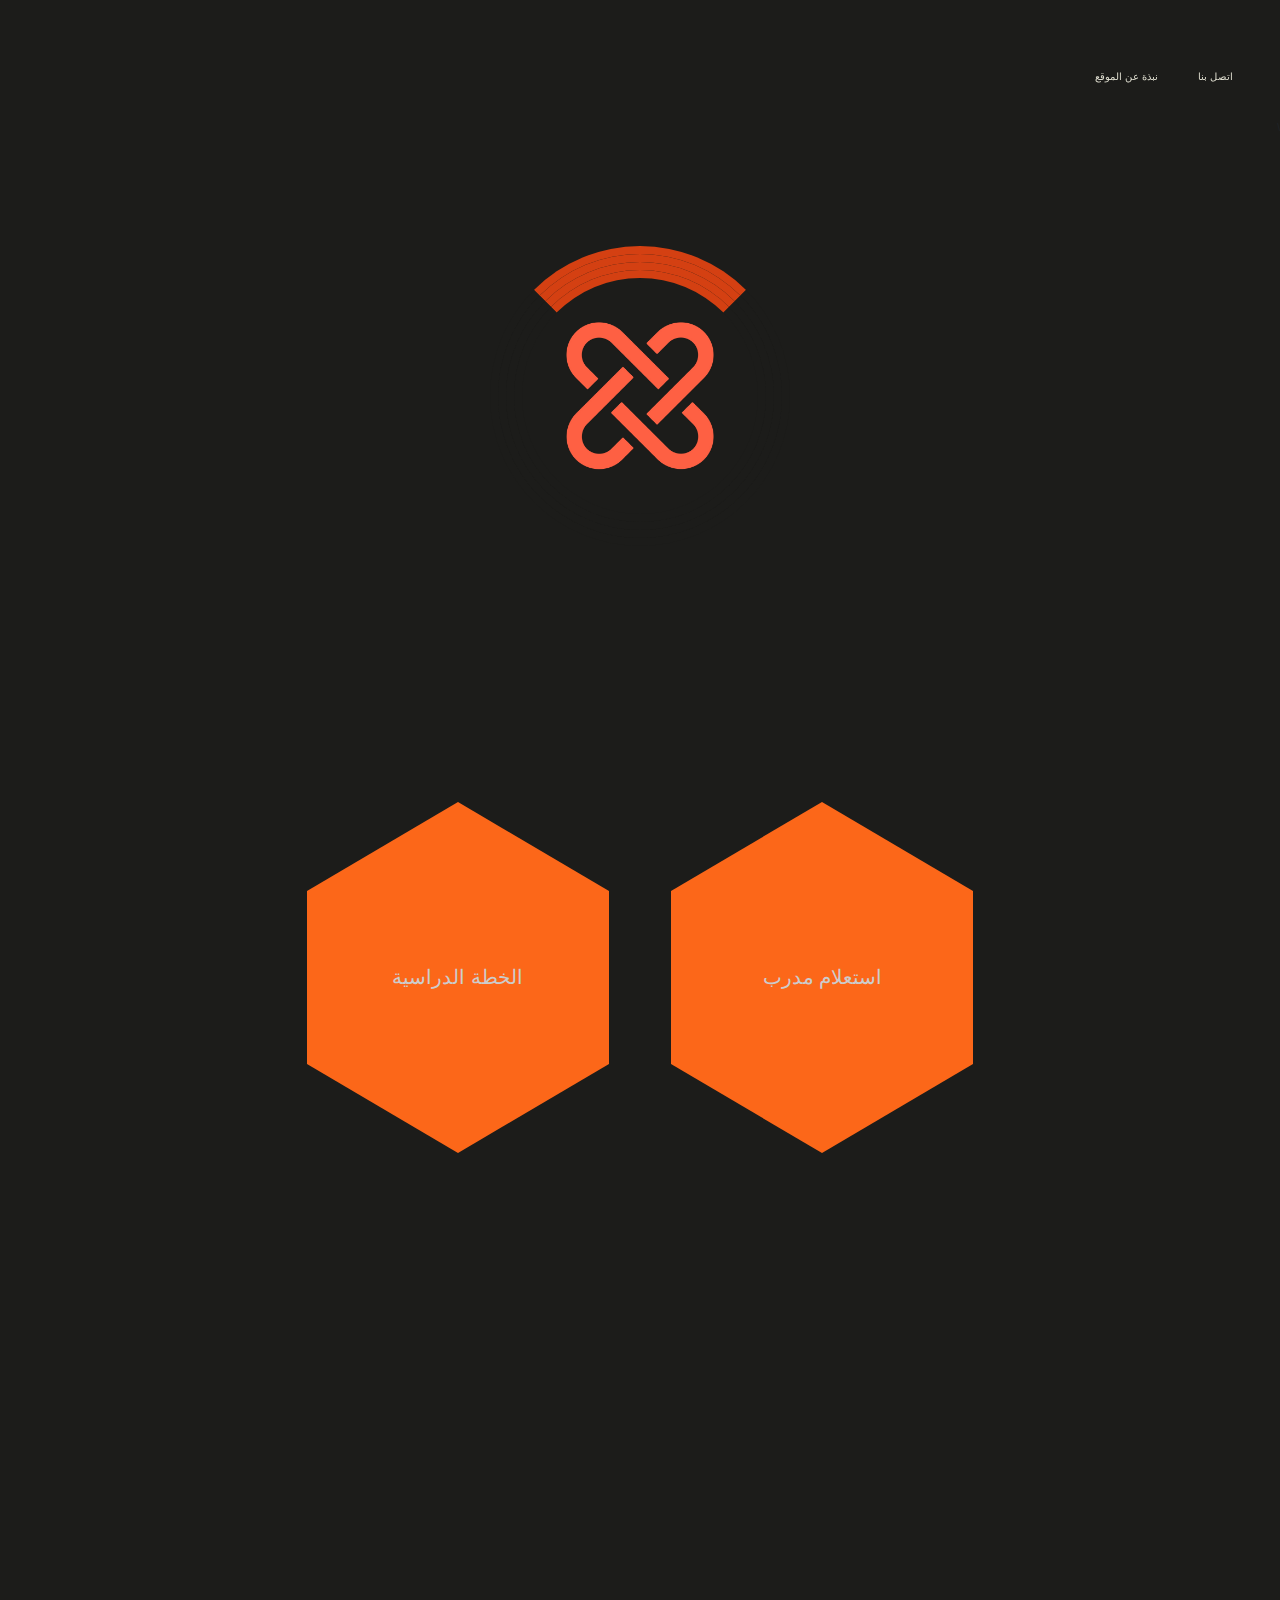
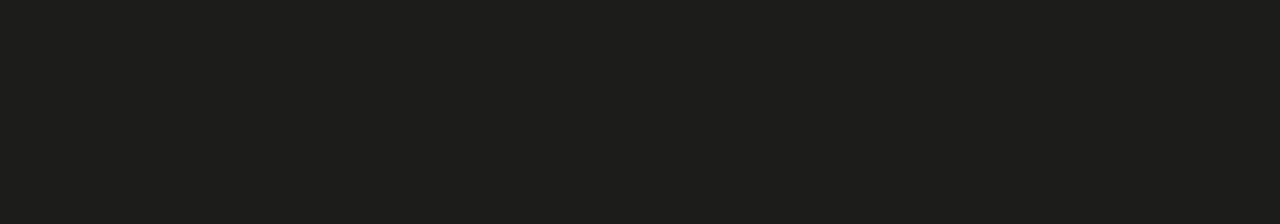
<file: mshrw3.html>
<!DOCTYPE html>
<html lang="ar" dir="rtl">

  <head>
          <link href="//maxcdn.bootstrapcdn.com/bootstrap/4.0.0/css/bootstrap.min.css" rel="stylesheet" id="bootstrap-css">
          <script src="//maxcdn.bootstrapcdn.com/bootstrap/4.0.0/js/bootstrap.min.js"></script>
          <script src="//cdnjs.cloudflare.com/ajax/libs/jquery/3.2.1/jquery.min.js"></script>
          <!------ Include the above in your HEAD tag ---------->
          <link href="//netdna.bootstrapcdn.com/bootstrap/3.0.0/css/bootstrap.min.css" rel="stylesheet" id="bootstrap-css">
          <script src="//netdna.bootstrapcdn.com/bootstrap/3.0.0/js/bootstrap.min.js"></script>
          <script src="//code.jquery.com/jquery-1.11.1.min.js"></script>
          <!------ Include the above in your HEAD tag ---------->
          <link href="//maxcdn.bootstrapcdn.com/bootstrap/4.1.1/css/bootstrap.min.css" rel="stylesheet" id="bootstrap-css">
          <script src="//maxcdn.bootstrapcdn.com/bootstrap/4.1.1/js/bootstrap.min.js"></script>
          <script src="//cdnjs.cloudflare.com/ajax/libs/jquery/3.2.1/jquery.min.js"></script>
          <!--- Include the above in your HEAD tag ---------->\
          <link href="//maxcdn.bootstrapcdn.com/bootstrap/4.1.1/css/bootstrap.min.css" rel="stylesheet" id="bootstrap-css">
          <script src="//maxcdn.bootstrapcdn.com/bootstrap/4.1.1/js/bootstrap.min.js"></script>
          <script src="//cdnjs.cloudflare.com/ajax/libs/jquery/3.2.1/jquery.min.js"></script>
          <link href="//maxcdn.bootstrapcdn.com/bootstrap/4.1.1/css/bootstrap.min.css" rel="stylesheet" id="bootstrap-css">
         <script src="//maxcdn.bootstrapcdn.com/bootstrap/4.1.1/js/bootstrap.min.js"></script>
         <script src="//cdnjs.cloudflare.com/ajax/libs/jquery/3.2.1/jquery.min.js"></script>
         <!------ Include the above in your HEAD tag ---------->
            <link href="//maxcdn.bootstrapcdn.com/bootstrap/4.1.1/css/bootstrap.min.css" rel="stylesheet" id="bootstrap-css">
          <script src="//maxcdn.bootstrapcdn.com/bootstrap/4.1.1/js/bootstrap.min.js"></script>
          <script src="//cdnjs.cloudflare.com/ajax/libs/jquery/3.2.1/jquery.min.js"></script>
          <!------ Include the above in your HEAD tag ---------->
           <link href="//maxcdn.bootstrapcdn.com/bootstrap/4.1.1/css/bootstrap.min.css" rel="stylesheet" id="bootstrap-css">
           <script src="//maxcdn.bootstrapcdn.com/bootstrap/4.1.1/js/bootstrap.min.js"></script>
           <script src="//cdnjs.cloudflare.com/ajax/libs/jquery/3.2.1/jquery.min.js"></script>
           <!------ Include the above in your HEAD tag ---------->
           <link href="//netdna.bootstrapcdn.com/bootstrap/3.0.0/css/bootstrap.min.css" rel="stylesheet" id="bootstrap-css">
           <script src="//netdna.bootstrapcdn.com/bootstrap/3.0.0/js/bootstrap.min.js"></script>
           <script src="//code.jquery.com/jquery-1.11.1.min.js"></script>
           <!--- Include the above in your HEAD tag ---------->
           <link href="//maxcdn.bootstrapcdn.com/bootstrap/4.1.1/css/bootstrap.min.css" rel="stylesheet" id="bootstrap-css">
           <script src="//maxcdn.bootstrapcdn.com/bootstrap/4.1.1/js/bootstrap.min.js"></script>
           <script src="//cdnjs.cloudflare.com/ajax/libs/jquery/3.2.1/jquery.min.js"></script>
           <!------ Include the above in your HEAD tag ---------->
    <meta charset="utf-8">
     <title>  المشروع العملي </title>
     <link rel="stylesheet" href="css/mshrw3.css">
     <script type="javascript" src="css/mshrw3.js"></script>
        <!-- type or langug ---->
  </head>
  <body>
              <img src="imges/l3.jpg" width="150" height="150" alt="this is lion"><br>


              <div id="circle">
                <div class="loader">
                  <div class="loader">
                      <div class="loader">
                         <div class="loader">

                         </div>
                      </div>
                  </div>
                </div>
              </div>

              <div id="home_quicklinks">


                                              <a class="quicklink link1" href="login.php">
                                                  <span class="ql_caption">
                                                      <span class="outer">
                                                          <span class="inner">
                                                              <h2>استعلام مدرب
                                                              </h2>
                                                          </span>
                                                      </span>
                                                  </span>
                                                  <span class="ql_top"></span>
                                                  <span class="ql_bottom"></span>
                                              </a>

                                              <a class="quicklink link1" href="blan.php">
                                                  <span class="ql_caption">
                                                      <span class="outer">
                                                          <span class="inner">
                                                              <h2>الخطة الدراسية </h2>
                                                          </span>
                                                      </span>
                                                  </span>
                                                  <span class="ql_top"></span>
                                                  <span class="ql_bottom"></span>
                                              </a>
              </div>
              <!-- ddddd ---->
          <div class="container1">
          	<div class="text-center mt-5 pt-5">
          		<a class="button1" href="">اتصل بنا</a>
          	</div>
          </div>
          <div class="container2">
          	<div class="text-center mt-5 pt-5">
          		<a class="button2" href=""> نبذة عن الموقع</a>
          	</div>
          </div>
          <div class="container3">
          	<div class="text-center mt-5 pt-5">
          		<a class="button3" href=""></a>
          	</div>
          </div>
  </body>
</html>
</file>
<file: css/mshrw3.css>
/*************************
        button
*************************/

.container1{


     position: absolute;
     left: 92%;
     top: -7%;


   }




.button1 {






     transform: translate(-50%,-50%)







db2d2e
FA6509
    font-size: 14px;
    text-align: center;
    border: 0px solid transparent;
    background: #1C1C1A;
    color: #dddcce;
    display: inline-block;
    text-transform: capitalize;
    vertical-align: middle;
    padding: 8px 20px;
    -ms-transform: perspective(1px) translateZ(0);
    -o-transform: perspective(1px) translateZ(0);
    -moz-transform: perspective(1px) translateZ(0);
    -webkit-transform: perspective(1px) translateZ(0);
    transform: perspective(1px) translateZ(0);
    position: relative;
    -ms-transition-property: color;
    -moz-transition-property: color;
    -o-transition-property: color;
    -webkit-transition-property: color;
    transition-property: color;
    -ms-transition-duration: 0.5s;
    -moz-transition-duration: 0.5s;
    -o-transition-duration: 0.5s;
    -webkit-transition-duration: 0.5s;
    transition-duration: 0.5s;
}
.button1:before {
    content: "";
    position: absolute;
    z-index: -1;
    top: 0;
    left: 0;
    right: 0;
    bottom: 0;
    background: #F9583B;
    -ms-transform: scaleY(0);
    -moz-transform: scaleY(0);
    -o-transform: scaleY(0);
    -webkit-transform: scaleY(0);
    transform: scaleY(0);
    -ms-transform-origin: 50% 100%;
    -moz-transform-origin: 50% 100%;
    -o-transform-origin: 50% 100%;
    -webkit-transform-origin: 50% 100%;
    transform-origin: 50% 100%;
    -ms-transition-property: transform;
    -moz-transition-property: transform;
    -o-transition-property: transform;
    -webkit-transition-property: transform;
    transition-property: transform;
    -moz-transition-duration: 0.5s;
    -ms-transition-duration: 0.5s;
    -o-transition-duration: 0.5s;
    -moz-transition-duration: 0.5s;
    -ms-transition-duration: 0.5s;
    -o-transition-duration: 0.5s;
    -webkit-transition-duration: 0.5s;
    transition-duration: 0.5s;
    -ms-transition-timing-function: ease-out;
    -moz-transition-timing-function: ease-out;
    -o-transition-timing-function: ease-out;
    -webkit-transition-timing-function: ease-out;
    transition-timing-function: ease-out;
}
.button1:hover,
.button1:focus,
.button1:active {
    color: #ffffff;
}

.button1:hover:before,
.button1:focus:before,
.button1:active:before {
    -moz-transform: scaleY(1);
    -o-transform: scaleY(1);
    -ms-transform: scaleY(1);
    -webkit-transform: scaleY(1);
    transform: scaleY(1);
    -moz-transition-timing-function: cubic-bezier(0.52, 1.64, 0.37, 0.50);
    -ms-transition-timing-function: cubic-bezier(0.52, 1.64, 0.37, 0.50);
    -o-transition-timing-function: cubic-bezier(0.52, 1.64, 0.37, 0.50);
    -webkit-transition-timing-function: cubic-bezier(0.52, 1.64, 0.37, 0.50);
    transition-timing-function: cubic-bezier(0.52, 1.64, 0.37, 0.50);
}



.container2{


     position: absolute;
     left: 84%;
     top: -7%;


   }




.button2 {






     transform: translate(-50%,-50%)








    font-size: 14px;
    text-align: center;
    border: 0px solid transparent;
    background: #1c1c1a;
    color: #dddcce;
    display: inline-block;
    text-transform: capitalize;
    vertical-align: middle;
    padding: 8px 20px;
    -ms-transform: perspective(1px) translateZ(0);
    -o-transform: perspective(1px) translateZ(0);
    -moz-transform: perspective(1px) translateZ(0);
    -webkit-transform: perspective(1px) translateZ(0);
    transform: perspective(1px) translateZ(0);
    position: relative;
    -ms-transition-property: color;
    -moz-transition-property: color;
    -o-transition-property: color;
    -webkit-transition-property: color;
    transition-property: color;
    -ms-transition-duration: 0.5s;
    -moz-transition-duration: 0.5s;
    -o-transition-duration: 0.5s;
    -webkit-transition-duration: 0.5s;
    transition-duration: 0.5s;
}
.button2:before {
    content: "";
    position: absolute;
    z-index: -1;
    top: 0;
    left: 0;
    right: 0;
    bottom: 0;
    background: #F9583B;
    -ms-transform: scaleY(0);
    -moz-transform: scaleY(0);
    -o-transform: scaleY(0);
    -webkit-transform: scaleY(0);
    transform: scaleY(0);
    -ms-transform-origin: 50% 100%;
    -moz-transform-origin: 50% 100%;
    -o-transform-origin: 50% 100%;
    -webkit-transform-origin: 50% 100%;
    transform-origin: 50% 100%;
    -ms-transition-property: transform;
    -moz-transition-property: transform;
    -o-transition-property: transform;
    -webkit-transition-property: transform;
    transition-property: transform;
    -moz-transition-duration: 0.5s;
    -ms-transition-duration: 0.5s;
    -o-transition-duration: 0.5s;
    -moz-transition-duration: 0.5s;
    -ms-transition-duration: 0.5s;
    -o-transition-duration: 0.5s;
    -webkit-transition-duration: 0.5s;
    transition-duration: 0.5s;
    -ms-transition-timing-function: ease-out;
    -moz-transition-timing-function: ease-out;
    -o-transition-timing-function: ease-out;
    -webkit-transition-timing-function: ease-out;
    transition-timing-function: ease-out;
}
.button2:hover,
.button2:focus,
.button2:active {
    color: #ffffff;
}

.button2:hover:before,
.button2:focus:before,
.button2:active:before {
    -moz-transform: scaleY(1);
    -o-transform: scaleY(1);
    -ms-transform: scaleY(1);
    -webkit-transform: scaleY(1);
    transform: scaleY(1);
    -moz-transition-timing-function: cubic-bezier(0.52, 1.64, 0.37, 0.50);
    -ms-transition-timing-function: cubic-bezier(0.52, 1.64, 0.37, 0.50);
    -o-transition-timing-function: cubic-bezier(0.52, 1.64, 0.37, 0.50);
    -webkit-transition-timing-function: cubic-bezier(0.52, 1.64, 0.37, 0.50);
    transition-timing-function: cubic-bezier(0.52, 1.64, 0.37, 0.50);
}



.container3{


     position: absolute;
     left: 76%;
     top: -7%;


   }




.button3 {






     transform: translate(-50%,-50%)








    font-size: 14px;
    text-align: center;
    border: 0px solid transparent;
    background: #1C1C1A;
    color: #ddDCCA;
    display: inline-block;
    text-transform: capitalize;
    vertical-align: middle;
    padding: 8px 20px;
    -ms-transform: perspective(1px) translateZ(0);
    -o-transform: perspective(1px) translateZ(0);
    -moz-transform: perspective(1px) translateZ(0);
    -webkit-transform: perspective(1px) translateZ(0);
    transform: perspective(1px) translateZ(0);
    position: relative;
    -ms-transition-property: color;
    -moz-transition-property: color;
    -o-transition-property: color;
    -webkit-transition-property: color;
    transition-property: color;
    -ms-transition-duration: 0.5s;
    -moz-transition-duration: 0.5s;
    -o-transition-duration: 0.5s;
    -webkit-transition-duration: 0.5s;
    transition-duration: 0.5s;
}
.button3:before {
    content: "";
    position: absolute;
    z-index: -1;
    top: 0;
    left: 0;
    right: 0;
    bottom: 0;
    background: #F9583B;
    -ms-transform: scaleY(0);
    -moz-transform: scaleY(0);
    -o-transform: scaleY(0);
    -webkit-transform: scaleY(0);
    transform: scaleY(0);
    -ms-transform-origin: 50% 100%;
    -moz-transform-origin: 50% 100%;
    -o-transform-origin: 50% 100%;
    -webkit-transform-origin: 50% 100%;
    transform-origin: 50% 100%;
    -ms-transition-property: transform;
    -moz-transition-property: transform;
    -o-transition-property: transform;
    -webkit-transition-property: transform;
    transition-property: transform;
    -moz-transition-duration: 0.5s;
    -ms-transition-duration: 0.5s;
    -o-transition-duration: 0.5s;
    -moz-transition-duration: 0.5s;
    -ms-transition-duration: 0.5s;
    -o-transition-duration: 0.5s;
    -webkit-transition-duration: 0.5s;
    transition-duration: 0.5s;
    -ms-transition-timing-function: ease-out;
    -moz-transition-timing-function: ease-out;
    -o-transition-timing-function: ease-out;
    -webkit-transition-timing-function: ease-out;
    transition-timing-function: ease-out;
}
.button3:hover,
.button3:focus,
.button3:active {
    color: #ffffff;
}

.button3:hover:before,
.button3:focus:before,
.button3:active:before {
    -moz-transform: scaleY(1);
    -o-transform: scaleY(1);
    -ms-transform: scaleY(1);
    -webkit-transform: scaleY(1);
    transform: scaleY(1);
    -moz-transition-timing-function: cubic-bezier(0.52, 1.64, 0.37, 0.50);
    -ms-transition-timing-function: cubic-bezier(0.52, 1.64, 0.37, 0.50);
    -o-transition-timing-function: cubic-bezier(0.52, 1.64, 0.37, 0.50);
    -webkit-transition-timing-function: cubic-bezier(0.52, 1.64, 0.37, 0.50);
    transition-timing-function: cubic-bezier(0.52, 1.64, 0.37, 0.50);
}































-----------------




html, body{

           }
           body{
               position: relative;
               background: url(https://dl.dropboxusercontent.com/u/147644213/Image/bg.jpg) no-repeat;
               background-size: cover;
           }
           body:before{
               position: absolute;
               content: '';
               height: 100%;
               width: 100%;
               display: block;
               z-index: ;
           }

           .contact-form-page{
               height: 50px;
               width: 50px;
               display: block;
               border-radius: 50%;
               position: absolute;
               bottom: 42px;
               right: 42px;
               overflow: hidden;
               -webkit-transition: all 0.5s;
               -moz-transition: all 0.5s;
               -o-transition: all 0.5s;
               transition: all 0.5s;
               background: #7EC6E7;

           }

           .show-profile{
               background: #3aa8db;
               height: 100%;
               display: block;
               width: 336px;
               bottom: 0;
               right: 0;
               position: absolute;
               overflow-y: scroll;
               border-radius: 0;
               padding-bottom: 30px;


           }

           .form-profile-img{
               float: left;
           }
           .form-profile-img img{
               border-radius: 50%;
               margin: 20px 0 0 14px;
           }
           .contact-form-page h1{
               font-size: 18px;
               color: #fff;
               margin: 20px 26px;
               padding: 0px;
               line-height: 29px;
               padding-right: 30px;
           }
           .top-btn{
               position: absolute;
               top: 15px;
               right: 15px;
               background: #98D1EC;
               color: #fff;
               padding: 15px 0;
               text-align: center;
               width: 60px;
               height: 60px;
               border-radius: 50%;
               -webkit-transform: rotate(0deg);
               -moz-transform: rotate(0deg);
               -o-transform: rotate(0deg);
               transform: rotate(0deg);
               -webkit-transition: all 1s;
               -moz-transition: all 1s;
               -o-transition: all 1s;
               transition: all 1s;
               opacity: 0;
           }
           .top-btn:hover{
                -webkit-transform: rotate(360deg);
                -moz-transform: rotate(360deg);
                -o-transform: rotate(360deg);
                transform: rotate(360deg);
                background: #7EC6E7;
                color: #fff
           }

           .header-btn, .footer-btn a{
               font-size: 20px;
               color: #fff;
               background: #3aa8db;
               float: right;
           }
           .form-head{
               display: block;
           }
           .cancel-btn-img{
               position: relative;
           }
           .footer-btn{
               position: relative;
           }

           .buttom-btn{
               position: absolute;
               bottom: 30px;
               right: 30px;
               background: #3aa8db;
               color: #fff;
               padding: 21px;
               text-align: center;
               width: 75px;
               height: 75px;
               border-radius: 50%;
               -webkit-transform: rotate(0deg);
               -moz-transform: rotate(0deg);
               -o-transform: rotate(0deg);
               transform: rotate(0deg);
               -webkit-transition: all 0.5s;
               -moz-transition: all 0.5s;
               -o-transition: all 0.5s;
               transition: all 0.5s;
               opacity: 1;
           }
           .buttom-btn i{
               font-size: 30px;
           }

           .buttom-btn:hover{
               -webkit-transform: rotate(360deg);
               -moz-transform: rotate(360deg);
               -o-transform: rotate(360deg);
               transform: rotate(360deg);
               background:#71C0E5;
               color: #fff
           }
           input.form-control {
               height: 40px;
               border-radius: 0;
               outline: none;
           }
           textarea.form-control {
               height: 150px;
               border-radius: 0;
           }
           .contact-form-page form{
               padding: 0 26px;
           }

           .contact-form-page .submit-buttom{
               padding: 10px 40px;
               text-align: center;
               display: block;
               border-radius: 0;
               background: #007BB5;
               border: none;
               border-bottom: 5px solid #005B85;
               text-shadow: none;
               box-shadow: none;
               font-size: 16px;
               color: #ffffff;
               text-transform: uppercase;
               font-family: 'Roboto Condensed', sans-serif;
           }
           .form-group label{
               font-size: 14px;
               color: #fff;
           }

           /*
               BUTTON OPACITY STYLE
           */
           .top-btn-show{
               opacity: 1 !important;
               -webkit-transition: all 0.5s;
               -moz-transition: all 0.5s;
               -o-transition: all 0.5s;
               transition: all 0.5s;
           }
           .buttom-btn-hide{
               opacity: 0 !important;
               -webkit-transition: all 0.5s;
               -moz-transition: all 0.5s;
               -o-transition: all 0.5s;
               transition: all 0.5s;
           }

.github-source{
 display:inline-block;
 color:#000;
 margin:20px;
 position: relative;
 z-index:999999;
}
.github-source i{
 font-size:50px;
 color:#fff
}
















.subscribe-area {
background-image: linear-gradient(to top, #d44012 0%, #F9583B 66%);






}

.pb-50 {
    padding-bottom: 222px;
}
.pt-70 {
    padding-top: 66px;
}

.mb-15 {
    margin-bottom: 15px;
}

.subscribe-text span {
    font-size: 12px;
    font-weight: 700;
    color: #fff;
    letter-spacing: 5px;
}
.subscribe-text h2 {
    color: #fff;
    font-size: 36px;
    font-weight: 300;
    margin-bottom: 0;
    margin-top: 6px;
}
.subscribe-wrapper {
    overflow: hidden;
}
.mb-15 {
    margin-bottom: 15px;
}
.subscribe-form {
}
.subscribe2-wrapper .subscribe-form input {
    background: none;
    border: 1px solid #fff;
    border-radius: 30px;
    color: #fff;
    display: inline-block;
    font-size: 15px;
    font-weight: 300;
    height: 57px;
    margin-right: 17px;
    padding-left: 35px;
    width: 70%;
    cursor: pointer;
}

.subscribe2-wrapper .subscribe-form button {
    background: #ffff;
    border: none;
    border-radius: 30px;
    color: #4b5d73;
    display: inline-block;
    font-size: 18px;
    font-weight: 400;
    line-height: 1;
    padding: 18px 46px;
    transition: all 0.3s ease 0s;
}
.subscribe2-wrapper .subscribe-form button i {
    font-size: 18px;
    padding-left: 5px;
}


/*******************************************************************************
 *              bootstrap-rtl (version 4.0.0 beta2)
 *      Author: Morteza Ghalambor
 *  Created on: september 7,2016
 *     Project: bootstrap-rtl
 *   Copyright: GPL
 *******************************************************************************/

body {
    direction: rtl;
    text-align:right
}

dd {
    margin-right: 0;
}

figure {
    margin: 0 0 1rem;
}

caption {
    text-align: right;
}

th {
    text-align: right;
}

.list-unstyled {
    padding-right: 0;
}

.list-inline {
    padding-right: 0;
}

.list-inline-item:not(:last-child) {
    margin-right: 0;
    margin-left: 5px;
}

.blockquote {
    border-left: none;
    border-right: 0.25rem solid #eceeef;
}

.blockquote-reverse {
    padding-left: 1rem;
    padding-right: 0;
    text-align: left;
    border-left: 0.25rem solid #eceeef;
    border-right: 0;
}

dl.row > dd + dt {
    clear: right;
}


.pull-0 {
    left: auto;
}

.pull-1 {
    left: 8.33333%;
}

.pull-2 {
    left: 16.66667%;
}

.pull-3 {
    left: 25%;
}

.pull-4 {
    left: 33.33333%;
}

.pull-5 {
    left: 41.66667%;
}

.pull-6 {
    left: 50%;
}

.pull-7 {
    left: 58.33333%;
}

.pull-8 {
    left: 66.66667%;
}

.pull-9 {
    left: 75%;
}

.pull-10 {
    left: 83.33333%;
}

.pull-11 {
    left: 91.66667%;
}

.pull-12 {
    left: 100%;
}

.push-0 {
    right: auto;
}

.push-1 {
    right: 8.33333%;
}

.push-2 {
    right: 16.66667%;
}

.push-3 {
    right: 25%;
}

.push-4 {
    right: 33.33333%;
}

.push-5 {
    right: 41.66667%;
}

.push-6 {
    right: 50%;
}

.push-7 {
    right: 58.33333%;
}

.push-8 {
    right: 66.66667%;
}

.push-9 {
    right: 75%;
}

.push-10 {
    right: 83.33333%;
}

.push-11 {
    right: 91.66667%;
}

.push-12 {
    right: 100%;
}

.offset-1 {
    margin-right: 8.33333%;
}

.offset-2 {
    margin-right: 16.66667%;
}

.offset-3 {
    margin-right: 25%;
}

.offset-4 {
    margin-right: 33.33333%;
}

.offset-5 {
    margin-right: 41.66667%;
}

.offset-6 {
    margin-right: 50%;
}

.offset-7 {
    margin-right: 58.33333%;
}

.offset-8 {
    margin-right: 66.66667%;
}

.offset-9 {
    margin-right: 75%;
}

.offset-10 {
    margin-right: 83.33333%;
}

.offset-11 {
    margin-right: 91.66667%;
}

@media (min-width: 544px) {

    .pull-sm-0 {
        left: auto;
    }

    .pull-sm-1 {
        left: 8.33333%;
    }

    .pull-sm-2 {
        left: 16.66667%;
    }

    .pull-sm-3 {
        left: 25%;
    }

    .pull-sm-4 {
        left: 33.33333%;
    }

    .pull-sm-5 {
        left: 41.66667%;
    }

    .pull-sm-6 {
        left: 50%;
    }

    .pull-sm-7 {
        left: 58.33333%;
    }

    .pull-sm-8 {
        left: 66.66667%;
    }

    .pull-sm-9 {
        left: 75%;
    }

    .pull-sm-10 {
        left: 83.33333%;
    }

    .pull-sm-11 {
        left: 91.66667%;
    }

    .pull-sm-12 {
        left: 100%;
    }

    .push-sm-0 {
        right: auto;
    }

    .push-sm-1 {
        right: 8.33333%;
    }

    .push-sm-2 {
        right: 16.66667%;
    }

    .push-sm-3 {
        right: 25%;
    }

    .push-sm-4 {
        right: 33.33333%;
    }

    .push-sm-5 {
        right: 41.66667%;
    }

    .push-sm-6 {
        right: 50%;
    }

    .push-sm-7 {
        right: 58.33333%;
    }

    .push-sm-8 {
        right: 66.66667%;
    }

    .push-sm-9 {
        right: 75%;
    }

    .push-sm-10 {
        right: 83.33333%;
    }

    .push-sm-11 {
        right: 91.66667%;
    }

    .push-sm-12 {
        right: 100%;
    }

    .offset-sm-0 {
        margin-right: 0%;
    }

    .offset-sm-1 {
        margin-right: 8.33333%;
    }

    .offset-sm-2 {
        margin-right: 16.66667%;
    }

    .offset-sm-3 {
        margin-right: 25%;
    }

    .offset-sm-4 {
        margin-right: 33.33333%;
    }

    .offset-sm-5 {
        margin-right: 41.66667%;
    }

    .offset-sm-6 {
        margin-right: 50%;
    }

    .offset-sm-7 {
        margin-right: 58.33333%;
    }

    .offset-sm-8 {
        margin-right: 66.66667%;
    }

    .offset-sm-9 {
        margin-right: 75%;
    }

    .offset-sm-10 {
        margin-right: 83.33333%;
    }

    .offset-sm-11 {
        margin-right: 91.66667%;
    }
}

@media (min-width: 768px) {

    .pull-md-0 {
        left: auto;
    }

    .pull-md-1 {
        left: 8.33333%;
    }

    .pull-md-2 {
        left: 16.66667%;
    }

    .pull-md-3 {
        left: 25%;
    }

    .pull-md-4 {
        left: 33.33333%;
    }

    .pull-md-5 {
        left: 41.66667%;
    }

    .pull-md-6 {
        left: 50%;
    }

    .pull-md-7 {
        left: 58.33333%;
    }

    .pull-md-8 {
        left: 66.66667%;
    }

    .pull-md-9 {
        left: 75%;
    }

    .pull-md-10 {
        left: 83.33333%;
    }

    .pull-md-11 {
        left: 91.66667%;
    }

    .pull-md-12 {
        left: 100%;
    }

    .push-md-0 {
        right: auto;
    }

    .push-md-1 {
        right: 8.33333%;
    }

    .push-md-2 {
        right: 16.66667%;
    }

    .push-md-3 {
        right: 25%;
    }

    .push-md-4 {
        right: 33.33333%;
    }

    .push-md-5 {
        right: 41.66667%;
    }

    .push-md-6 {
        right: 50%;
    }

    .push-md-7 {
        right: 58.33333%;
    }

    .push-md-8 {
        right: 66.66667%;
    }

    .push-md-9 {
        right: 75%;
    }

    .push-md-10 {
        right: 83.33333%;
    }

    .push-md-11 {
        right: 91.66667%;
    }

    .push-md-12 {
        right: 100%;
    }

    .offset-md-0 {
        margin-right: 0%;
    }

    .offset-md-1 {
        margin-right: 8.33333%;
    }

    .offset-md-2 {
        margin-right: 16.66667%;
    }

    .offset-md-3 {
        margin-right: 25%;
    }

    .offset-md-4 {
        margin-right: 33.33333%;
    }

    .offset-md-5 {
        margin-right: 41.66667%;
    }

    .offset-md-6 {
        margin-right: 50%;
    }

    .offset-md-7 {
        margin-right: 58.33333%;
    }

    .offset-md-8 {
        margin-right: 66.66667%;
    }

    .offset-md-9 {
        margin-right: 75%;
    }

    .offset-md-10 {
        margin-right: 83.33333%;
    }

    .offset-md-11 {
        margin-right: 91.66667%;
    }
}

@media (min-width: 992px) {

    .pull-lg-0 {
        left: auto;
    }

    .pull-lg-1 {
        left: 8.33333%;
    }

    .pull-lg-2 {
        left: 16.66667%;
    }

    .pull-lg-3 {
        left: 25%;
    }

    .pull-lg-4 {
        left: 33.33333%;
    }

    .pull-lg-5 {
        left: 41.66667%;
    }

    .pull-lg-6 {
        left: 50%;
    }

    .pull-lg-7 {
        left: 58.33333%;
    }

    .pull-lg-8 {
        left: 66.66667%;
    }

    .pull-lg-9 {
        left: 75%;
    }

    .pull-lg-10 {
        left: 83.33333%;
    }

    .pull-lg-11 {
        left: 91.66667%;
    }

    .pull-lg-12 {
        left: 100%;
    }

    .push-lg-0 {
        right: auto;
    }

    .push-lg-1 {
        right: 8.33333%;
    }

    .push-lg-2 {
        right: 16.66667%;
    }

    .push-lg-3 {
        right: 25%;
    }

    .push-lg-4 {
        right: 33.33333%;
    }

    .push-lg-5 {
        right: 41.66667%;
    }

    .push-lg-6 {
        right: 50%;
    }

    .push-lg-7 {
        right: 58.33333%;
    }

    .push-lg-8 {
        right: 66.66667%;
    }

    .push-lg-9 {
        right: 75%;
    }

    .push-lg-10 {
        right: 83.33333%;
    }

    .push-lg-11 {
        right: 91.66667%;
    }

    .push-lg-12 {
        right: 100%;
    }

    .offset-lg-0 {
        margin-right: 0%;
    }

    .offset-lg-1 {
        margin-right: 8.33333%;
    }

    .offset-lg-2 {
        margin-right: 16.66667%;
    }

    .offset-lg-3 {
        margin-right: 25%;
    }

    .offset-lg-4 {
        margin-right: 33.33333%;
    }

    .offset-lg-5 {
        margin-right: 41.66667%;
    }

    .offset-lg-6 {
        margin-right: 50%;
    }

    .offset-lg-7 {
        margin-right: 58.33333%;
    }

    .offset-lg-8 {
        margin-right: 66.66667%;
    }

    .offset-lg-9 {
        margin-right: 75%;
    }

    .offset-lg-10 {
        margin-right: 83.33333%;
    }

    .offset-lg-11 {
        margin-right: 91.66667%;
    }
}

@media (min-width: 1200px) {

    .pull-xl-0 {
        left: auto;
    }

    .pull-xl-1 {
        left: 8.33333%;
    }

    .pull-xl-2 {
        left: 16.66667%;
    }

    .pull-xl-3 {
        left: 25%;
    }

    .pull-xl-4 {
        left: 33.33333%;
    }

    .pull-xl-5 {
        left: 41.66667%;
    }

    .pull-xl-6 {
        left: 50%;
    }

    .pull-xl-7 {
        left: 58.33333%;
    }

    .pull-xl-8 {
        left: 66.66667%;
    }

    .pull-xl-9 {
        left: 75%;
    }

    .pull-xl-10 {
        left: 83.33333%;
    }

    .pull-xl-11 {
        left: 91.66667%;
    }

    .pull-xl-12 {
        left: 100%;
    }

    .push-xl-0 {
        right: auto;
    }

    .push-xl-1 {
        right: 8.33333%;
    }

    .push-xl-2 {
        right: 16.66667%;
    }

    .push-xl-3 {
        right: 25%;
    }

    .push-xl-4 {
        right: 33.33333%;
    }

    .push-xl-5 {
        right: 41.66667%;
    }

    .push-xl-6 {
        right: 50%;
    }

    .push-xl-7 {
        right: 58.33333%;
    }

    .push-xl-8 {
        right: 66.66667%;
    }

    .push-xl-9 {
        right: 75%;
    }

    .push-xl-10 {
        right: 83.33333%;
    }

    .push-xl-11 {
        right: 91.66667%;
    }

    .push-xl-12 {
        right: 100%;
    }

    .offset-xl-0 {
        margin-right: 0%;
    }

    .offset-xl-1 {
        margin-right: 8.33333%;
    }

    .offset-xl-2 {
        margin-right: 16.66667%;
    }

    .offset-xl-3 {
        margin-right: 25%;
    }

    .offset-xl-4 {
        margin-right: 33.33333%;
    }

    .offset-xl-5 {
        margin-right: 41.66667%;
    }

    .offset-xl-6 {
        margin-right: 50%;
    }

    .offset-xl-7 {
        margin-right: 58.33333%;
    }

    .offset-xl-8 {
        margin-right: 66.66667%;
    }

    .offset-xl-9 {
        margin-right: 75%;
    }

    .offset-xl-10 {
        margin-right: 83.33333%;
    }

    .offset-xl-11 {
        margin-right: 91.66667%;
    }
}

.form-check-label {
    padding-right: 1.25rem;
}

.form-check-input {
    margin-right: -1.25rem;
}

.form-check-inline {
    padding-right: 1.25rem;
}

    .form-check-inline + .form-check-inline {
        margin-right: .75rem;
    }

.form-control-feedback {
    margin-top: 0.25rem;
}

.form-control-success,
.form-control-warning,
.form-control-danger {
    padding-left: 2.25rem;
    background-position: center right 0.625rem;
}

.form-inline .form-check-label {
    padding-right: 0;
}

.dropdown-toggle::after {
    margin-right: 0.3em;
}

.dropdown-menu {
    right: 0;
    float: right;
    margin: 2px 0 0;
    text-align: right;
}

.dropdown-divider {
    margin: 0.5rem 0;
}



.btn-group .btn + .btn,
.btn-group .btn + .btn-group,
.btn-group .btn-group + .btn,
.btn-group .btn-group + .btn-group {
    margin-right: -1px;
}

.btn-toolbar {
    margin-right: -0.5rem;
}



    .btn-toolbar > .btn,
    .btn-toolbar > .btn-group,
    .btn-toolbar > .input-group {
        margin-right: 0.5rem;
    }

.btn-group > .btn:first-child {
    margin-right: 0;
}

.btn-group > .btn-group {
    float: right;
}

.btn + .dropdown-toggle-split::after {
    margin-right: 0;
}


.btn-group-vertical > .btn + .btn,
.btn-group-vertical > .btn + .btn-group,
.btn-group-vertical > .btn-group + .btn,
.btn-group-vertical > .btn-group + .btn-group {
    margin-right: 0;
}

.input-group .form-control {
    float: left;
}

.input-group-addon:not(:last-child) {
    border-right: 1px solid rgba(0,0,0,.15);
    border-left: 0;
}

.form-control + .input-group-addon:not(:first-child) {
    border-left-width: medium;
    border-right: 0;
}



.input-group-btn > .btn + .btn {
    margin-right: -1px;
}

.input-group-btn:not(:last-child) > .btn,
.input-group-btn:not(:last-child) > .btn-group {
    margin-left: -1px;
}

.input-group-btn:not(:first-child) > .btn,
.input-group-btn:not(:first-child) > .btn-group {
    margin-right: -1px;
}

.custom-control {
    padding-right: 1.5rem;
}

    .custom-control + .custom-control {
        margin-right: 1rem;
    }

.custom-control-indicator {
    right: 0;
}

.custom-controls-stacked .custom-control + .custom-control {
    margin-right: 0;
}

.custom-select {
    padding-left: 0.75rem \9;
}

.nav {
    padding-right: 0;
}



    .nav-tabs .nav-item + .nav-item {
        margin-right: 0.2rem;
    }



    .nav-pills .nav-item + .nav-item {
        margin-right: 0.2rem;
    }

.nav-stacked .nav-item + .nav-item {
    margin-right: 0;
}







.navbar-nav .nav-link + .nav-link {
    margin-right: 1rem;
}

.navbar-nav .nav-item + .nav-item {
    margin-right: 1rem;
}

@media (max-width: 543px) {
    .navbar-toggleable .navbar-nav .nav-item {
        margin-right: 0;
    }
}

@media (max-width: 767px) {
    .navbar-toggleable-sm .navbar-nav .nav-item {
        margin-right: 0;
    }
}

@media (max-width: 991px) {
    .navbar-toggleable-md .navbar-nav .nav-item {
        margin-right: 0;
    }
}

.card-link + .card-link {
    margin-right: 1.25rem;
}

.card-blockquote {
    border-right: 0;
}

.breadcrumb-item {
    float: right;
}

.pagination {
    padding-right: 0;
}

.page-item:first-child .page-link {
    margin-right: 0;
}

.page-link {

    margin-right: -1px;
}

.alert-dismissible {
    padding-left: 2rem;
}

    .alert-dismissible .close {
        left: -1rem;
    }

.media-list {
    padding-right: 0;
}

.list-group {
    padding-right: 0;
}

.embed-responsive .embed-responsive-item,
.embed-responsive iframe,
.embed-responsive embed,
.embed-responsive object,
.embed-responsive video {
    right: 0;
}

.close {
    float: left;
}

.tooltip {
    text-align: right;
}

    .tooltip.tooltip-top .tooltip-arrow,
    .tooltip.bs-tether-element-attached-bottom .tooltip-arrow {
        right: 50%;
        margin-right: -5px;
    }

    .tooltip.tooltip-bottom .tooltip-arrow,
    .tooltip.bs-tether-element-attached-top .tooltip-arrow {
        right: 50%;
        margin-right: -5px;
    }

.popover {
    right: 0;
    text-align: right;
}

    .popover.popover-top .popover-arrow,
    .popover.bs-tether-element-attached-bottom .popover-arrow {
        right: 50%;
        margin-right: -11px;
    }

        .popover.popover-top .popover-arrow::after,
        .popover.bs-tether-element-attached-bottom .popover-arrow::after {
            margin-right: -10px;
        }

    .popover.popover-bottom .popover-arrow,
    .popover.bs-tether-element-attached-top .popover-arrow {
        right: 50%;
        margin-right: -11px;
    }

        .popover.popover-bottom .popover-arrow::after,
        .popover.bs-tether-element-attached-top .popover-arrow::after {
            margin-right: -10px;
        }

@media all and (transform-3d), (-webkit-transform-3d) {
    .carousel-inner > .carousel-item.next,
    .carousel-inner > .carousel-item.active.right {
        right: 0;
    }

    .carousel-inner > .carousel-item.prev,
    .carousel-inner > .carousel-item.active.left {
        right: 0;
    }

        .carousel-inner > .carousel-item.next.left,
        .carousel-inner > .carousel-item.prev.right,
        .carousel-inner > .carousel-item.active {
            right: 0;
        }
}

.carousel-inner > .active {
    right: 0;
}

.carousel-inner > .next {
    right: 100%;
}

.carousel-inner > .prev {
    right: -100%;
}

    .carousel-inner > .next.left,
    .carousel-inner > .prev.right {
        right: 0;
    }

.carousel-inner > .active.left {
    right: -100%;
}

.carousel-inner > .active.right {
    right: 100%;
}

/*.carousel-control {
  right: 0;
}

.carousel-control.right {
  left: 0;
  right: auto;
}*/

.carousel-control .icon-prev {
    right: 50%;
    margin-right: -10px;
}

.carousel-control .icon-next {
    left: 50%;
    margin-left: -10px;
}

.carousel-indicators {
    right: 50%;
    padding-right: 0;
    margin-right: -30%;
}

.carousel-caption {
    left: 15%;
    right: 15%;
    z-index: 10;
}

@media (min-width: 544px) {
    .carousel-control .icon-prev {
        margin-right: -15px;
    }

    .carousel-control .icon-next {
        margin-left: -15px;
    }

    .carousel-caption {
        left: 20%;
        right: 20%;
    }
}



/*!
 * Start Bootstrap - Simple Sidebar (https://startbootstrap.com/template-overviews/simple-sidebar)
 * Copyright 2013-2017 Start Bootstrap
 * Licensed under MIT (https://github.com/BlackrockDigital/startbootstrap-simple-sidebar/blob/master/LICENSE)
 */

body {
  overflow-x: hidden;
}

#wrapper {
  padding-left: 0;
  -webkit-transition: all 0.5s ease;
  -moz-transition: all 0.5s ease;
  -o-transition: all 0.5s ease;
  transition: all 0.5s ease;
}

#wrapper.toggled {
  padding-right: 250px;
}

#sidebar-wrapper {
  z-index: 1000;
  position: fixed;
  right: 250px;
  width: 0;
  height: 100%;
  margin-right: -250px;
  overflow-y: auto;
  background: #000;
  -webkit-transition: all 0.5s ease;
  -moz-transition: all 0.5s ease;
  -o-transition: all 0.5s ease;
  transition: all 0.5s ease;
}

#wrapper.toggled #sidebar-wrapper {
  width: 250px;
}

#page-content-wrapper {
  width: 100%;
  position: absolute;
  padding: 15px;
}

#wrapper.toggled #page-content-wrapper {
  position: absolute;
  margin-right: 0px;
}


/* Sidebar Styles */

.sidebar-nav {
  position: absolute;
  top: 0;
  width: 250px;
  margin: 0;
  padding: 0;
  list-style: none;
}

.sidebar-nav li {
  text-indent: 20px;
  line-height: 40px;
}

.sidebar-nav li a {
  display: block;
  text-decoration: none;
  color: #999999;
}

.sidebar-nav li a:hover {
  text-decoration: none;
  color: #fff;
  background: rgba(255, 255, 255, 0.2);
}

.sidebar-nav li a:active, .sidebar-nav li a:focus {
  text-decoration: none;
}

.sidebar-nav>.sidebar-brand {
  height: 65px;
  font-size: 18px;
  line-height: 60px;
}

.sidebar-nav>.sidebar-brand a {
  color: #999999;
}

.sidebar-nav>.sidebar-brand a:hover {
  color: #fff;
  background: none;
}

@media(min-width:768px) {
  #wrapper {
    padding-left: 0;
  }
  #wrapper.toggled {
    padding-right: 250px;
  }
  #sidebar-wrapper {
    width: 0;
  }
  #wrapper.toggled #sidebar-wrapper {
    width: 250px;
  }
  #page-content-wrapper {
    padding: 20px;
    position: relative;
  }
  #wrapper.toggled #page-content-wrapper {
    position: relative;
    margin-right: 0;
  }
}











#home_quicklinks {
    padding: 666px 0;
    text-align: center;
}
a.quicklink.link1 {
    background: #fc6719;
}
a.quicklink {
    display: inline-block;
    width: 302px;
    height: 173px;
    position: relative;
    margin: 90px 30px;
}
a.quicklink .ql_caption {
    display: block;
    height: 100%;
    width: 100%;
    position: relative;
}
.outer {
    display: table;
    position: relative;
    vertical-align: middle;
    text-align: center;
    height: 100%;
    width: 100%;
    border-spacing: 0px;
    padding: 0px;
}
.inner {
    display: table-cell;
    position: relative;
    vertical-align: middle;
    text-align: center;
    height: 100%;
    width: 100%;
    border-spacing: 0px;
    padding: 0px;
}
a.quicklink .ql_caption h2 {
    margin: 0px;
    padding: 0px;
    text-transform: uppercase;
    line-height: 1.46em;
    color: #ccc;
}
a.quicklink.link1 .ql_top {
    border-bottom-color: #fc6719;
}
a.quicklink.link1 .ql_bottom {
    border-top-color: #fc6719;
}


.ql_top {
    bottom: 173px;
    border-bottom: 89px solid #ccc;
}
.ql_bottom {
    top: 173px;
    border-top: 89px solid #ccc;
}
.ql_top, .ql_bottom {
    position: absolute;
    left: 0px;
    width: 0px;
    border-left: 151px solid transparent;
    border-right: 151px solid transparent;
}

a.quicklink.link2 {
   border-bottom-color: #fc6719;
}
a.quicklink.link2 .ql_top {
    border-bottom-color: #fc6719;
}
a.quicklink.link2 .ql_bottom {
    border-top-color: #fc6719;
}


a.quicklink.link3 .ql_top {
    border-bottom-color: #fc6719;
}
a.quicklink.link3 .ql_bottom {
    border-top-color: #fc6719;
}
a.quicklink.link3 {
    background: #fc6719;
}
a.quicklink {
    font-size: 36px;
    font-weight: 500;
    text-decoration:none;
}
.hexagon {
  position: relative;
  width: 300px;
  height: 173.21px;
  margin: 86.60px 0;
  background-image: url(http://csshexagon.com/img/meow.jpg);
  background-size: auto 334.8632px;
  background-position: center;
  box-shadow: 0 0 20px rgba(0,128,192,0.6);
  border-left: solid 5px #4a401c;
  border-right: solid 5px #4a401c;
}




/*counter transform the bg image on the caps*/
.hexTop:after,
.hexBottom:after {
  content: "";
  position: absolute;
  width: 290.0000px;
  height: 167.4315780649915px;
  -webkit-transform:  rotate(45deg) scaleY(1.7321) translateY(-83.7158px);
  -ms-transform:      rotate(45deg) scaleY(1.7321) translateY(-83.7158px);
  transform:          rotate(45deg) scaleY(1.7321) translateY(-83.7158px);
  -webkit-transform-origin: 0 0;
  -ms-transform-origin: 0 0;
  transform-origin: 0 0;
  background: inherit;
}

.hexTop {
  top: -106.0660px;
  border-top: solid 7.0711px #4a401c;
  border-right: solid 7.0711px #4a401c;
}

.hexTop:after {
  background-position: center top;
}

.hexBottom {
  bottom: -106.0660px;
  border-bottom: solid 7.0711px #4a401c;
  border-left: solid 7.0711px #4a401c;
}

.hexBottom:after {
  background-position: center bottom;
}

.hexagon:after {
  content: "";
  position: absolute;
  top: 2.8868px;
  left: 0;
  width: 290.0000px;
  height: 167.4316px;
  z-index: 2;
  background: inherit;
}


/*      الداىره المتحركه !!!!!!!      */


html,body{
       width: 100%;
	   height: 100%;
}

 body {
     background: #0d161f;



}

#circle {
    position: absolute;
    top: 40%;
    left: 50%;
    transform: translate(-50%,-50%);
	width: 300px;
    height: 300px;
}

.loader {
    width: calc(100% - 0px);
	height: calc(100% - 0px);
	border: 8px solid #1C1C1A;
	border-top: 8px solid #d44012;
	border-radius: 50%;
	animation: rotate 5s linear infinite;
}

@keyframes rotate {
100% {transform: rotate(360deg);}
}









img{



  font-family: tahoma;
   position: absolute;
   left: 50%;
   top: 40%;
   transform: translate(-50%,-50%);

}

body{


background-color:#1C1C1A;
background-origin: liner-gradint(#F9583B,#1C1C1A);
}







@import url(//maxcdn.bootstrapcdn.com/font-awesome/4.1.0/css/font-awesome.min.css);
html,body { padding-top: 60px; }
.nav.nav-justified > li > a { position: relative; }
.nav.nav-justified > li > a:hover,
.nav.nav-justified > li > a:focus { background-color: transparent; }
.nav.nav-justified > li > a > .quote {
    position: absolute;
    left: 0px;
    top: 0;
    opacity: 0;
    width: 30px;
    height: 30px;
    padding: 5px;
    background-color: #13c0ba;
    border-radius: 15px;
    color: #fff;
}
.nav.nav-justified > li.active > a > .quote { opacity: 1; }
.nav.nav-justified > li > a > img { box-shadow: 0 0 0 5px #13c0ba; }
.nav.nav-justified > li > a > img {
    max-width: 100%;
    opacity: .3;
    -webkit-transform: scale(.8,.8);
            transform: scale(.8,.8);
    -webkit-transition: all 0.3s 0s cubic-bezier(0.175, 0.885, 0.32, 1.275);
            transition: all 0.3s 0s cubic-bezier(0.175, 0.885, 0.32, 1.275);
}
.nav.nav-justified > li.active > a > img,
.nav.nav-justified > li:hover > a > img,
.nav.nav-justified > li:focus > a > img {
    opacity: 1;
    -webkit-transform: none;
            transform: none;
    -webkit-transition: all 0.3s 0s cubic-bezier(0.175, 0.885, 0.32, 1.275);
            transition: all 0.3s 0s cubic-bezier(0.175, 0.885, 0.32, 1.275);
}
.tab-pane .tab-inner { padding: 30px 0 20px; }

@media (min-width: 768px) {
    .nav.nav-justified > li > a > .quote {
        left: auto;
        top: auto;
        right: 20px;
        bottom: 0px;
    }
}





/*
.ss{


 left: 50%;
 top: 10%;
 transform: translate(-50%,-50%);
 }
.s1{
  padding: 25px;
  padding-left: 50px;
  padding-right: 25px;
  padding-top: 50px;
  padding-bottom: 50px;
  border: none;
  border-radius: 777px;
  font-size: 22px;
  color:#123e;
  background-image: linear-gradient(45deg,:#2dcbba,:#a55eea,:#4b7bec,#1C1C1A,#AA1923);
  background-size: 800px;
  background-position: right;

    font-family: tahoma;
     position: absolute;
     left: 10%;
     top: 77%;
     transform: translate(-50%,-50%);

}
.s1:hover {
  animation: hover 5s infinte;

}
@keyframes hover{
  0%{
  background-position: right;
   }
100%{
  background-position: left;
}
}
.s2{
  padding: 25px;
  padding-left: 50px;
  padding-right: 25px;
  padding-top: 50px;
  padding-bottom: 50px;
  border: none;
  border-radius: 777px;
  font-size: 22px;
  color:#123e;
  background-image: linear-gradient(45deg,:#2dcbba,:#a55eea,:#4b7bec,#1C1C1A,#AA1923);
  background-size: 800px;
  background-position: right;

    font-family: tahoma;
     position: absolute;
     left: 25%;
     top: 222%;
     transform: translate(-50%,-50%);

}
.s2:hover {
  animation: hover 5s infinte;

}
@keyframes hover{
  0%{
  background-position: right;
   }
100%{
  background-position: left;
}
}
.s3{
  padding: 25px;
  padding-left: 50px;
  padding-right: 25px;
  padding-top: 50px;
  padding-bottom: 50px;
  border: none;
  border-radius: 777px;
  font-size: 22px;
  color:#123e;
  background-image: linear-gradient(45deg,:#2dcbba,:#a55eea,:#4b7bec,#1C1C1A,#AA1923);
  background-size: 800px;
  background-position: right;

    font-family: tahoma;
     position: absolute;
     left: 40%;
     top: 77%;
     transform: translate(-50%,-50%);

}
.s3:hover {
  animation: hover 5s infinte;

}
@keyframes hover{
  0%{
  background-position: right;
   }
100%{
  background-position: left;
}
}
.s4{
  padding: 25px;
  padding-left: 50px;
  padding-right: 25px;
  padding-top: 50px;
  padding-bottom: 50px;
  border: none;
  border-radius: 777px;
  font-size: 22px;
  color:#123e;
  background-image: linear-gradient(45deg,:#2dcbba,:#a55eea,:#4b7bec,#1C1C1A,#AA1923);
  background-size: 800px;
  background-position: right;

    font-family: tahoma;
     position: absolute;
     left: 55%;
     top: 222%;
     transform: translate(-50%,-50%);

}
.s4:hover {
  animation: hover 5s infinte;

}
@keyframes hover{
  0%{
  background-position: right;
   }
100%{
  background-position: left;
}
}
.s5{
  padding: 25px;
  padding-left: 50px;
  padding-right: 25px;
  padding-top: 50px;
  padding-bottom: 50px;
  border: none;
  border-radius: 777px;
  font-size: 22px;
  color:#123e;
  background-image: linear-gradient(45deg,:#2dcbba,:#a55eea,:#4b7bec,#1C1C1A,#AA1923);
  background-size: 800px;
  background-position: right;

    font-family: tahoma;
     position: absolute;
     left: 70%;
     top: 222%;
     transform: translate(-50%,-50%);

}
.s5:hover {
  animation: hover 5s infinte;

}
@keyframes hover{
  0%{
  background-position: right;
   }
100%{
  background-position: left;
}
}
.s6{
  padding: 25px;
  padding-left: 50px;
  padding-right: 25px;
  padding-top: 50px;
  padding-bottom: 50px;
  border: none;
  border-radius: 777px;
  font-size: 22px;
  color:#123e;
  background-image: linear-gradient(45deg,:#2dcbba,:#a55eea,:#4b7bec,#1C1C1A,#AA1923);
  background-size: 800px;
  background-position: right;

    font-family: tahoma;
     position: absolute;
     left: 85%;
     top: 77%;
     transform: translate(-50%,-50%);

}
.s6:hover {
  animation: hover 5s infinte;

}
@keyframes hover{
  0%{
  background-position: right;
   }
100%{
  background-position: left;
}
}
.s7{
  padding: 25px;
  padding-left: 50px;
  padding-right: 25px;
  padding-top: 50px;
  padding-bottom: 50px;
  border: none;
  border-radius: 777px;
  font-size: 22px;
  color:#123e;
  background-image: linear-gradient(45deg,:#2dcbba,:#a55eea,:#4b7bec,#1C1C1A,#AA1923);
  background-size: 800px;
  background-position: right;

    font-family: tahoma;
     position: absolute;
     left: 100%;
     top: 78%;
     transform: translate(-50%,-50%);

}
.s7:hover {
  animation: hover 5s infinte;

}
@keyframes hover{
  0%{
  background-position: right;
   }
100%{
  background-position: left;
}
}
.s0{
  padding: 25px;
  padding-left: 50px;
  padding-right: 25px;
  padding-top: 50px;
  padding-bottom: 50px;
  border: none;
  border-radius: 777px;
  font-size: 22px;
  color:#123e;
  background-image: linear-gradient(45deg,:#2dcbba,:#a55eea,:#4b7bec,#1C1C1A,#AA1923);
  background-size: 800px;
  background-position: right;

    font-family: tahoma;
     position: absolute;
     left: 115%;
     top: 78%;
     transform: translate(-50%,-50%);

}
.s0:hover {
  animation: hover 5s infinte;

}
@keyframes hover{
  0%{
  background-position: right;
   }
100%{
  background-position: left;
}
}
/*
</file>
